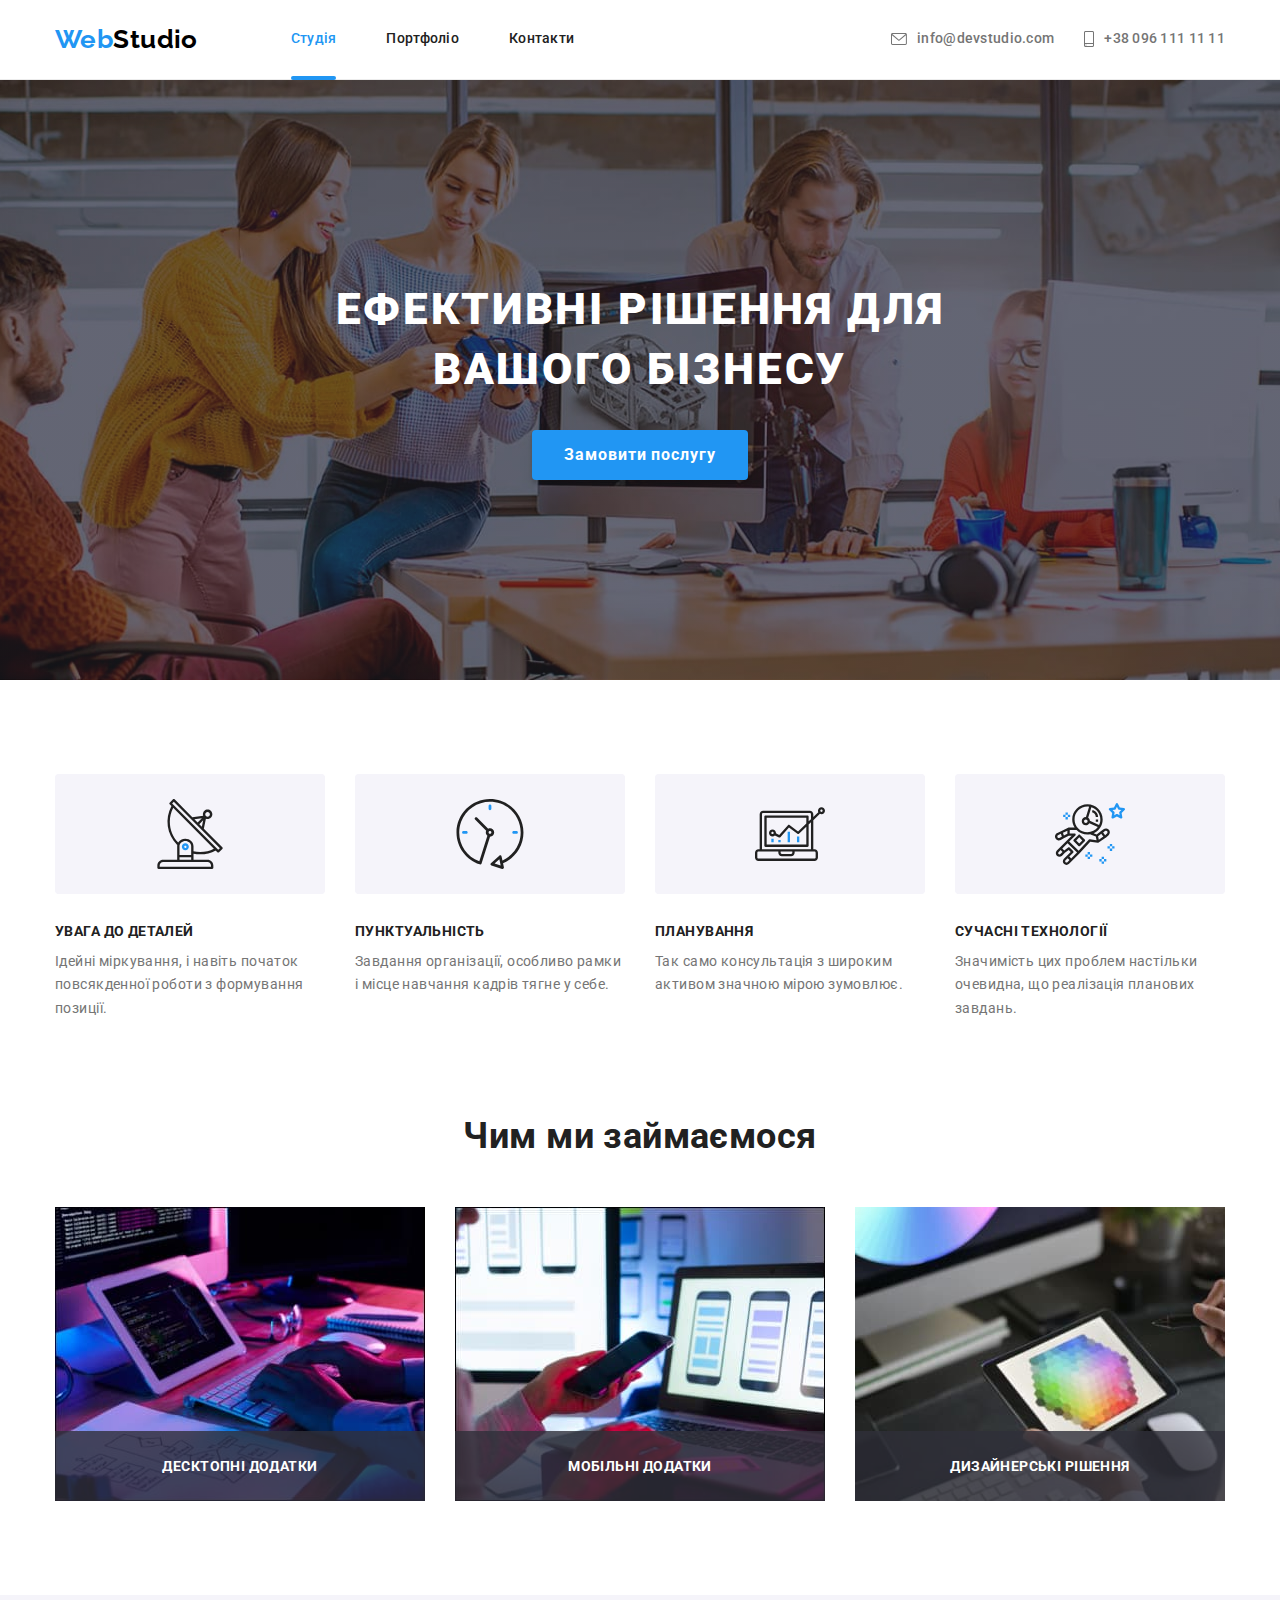
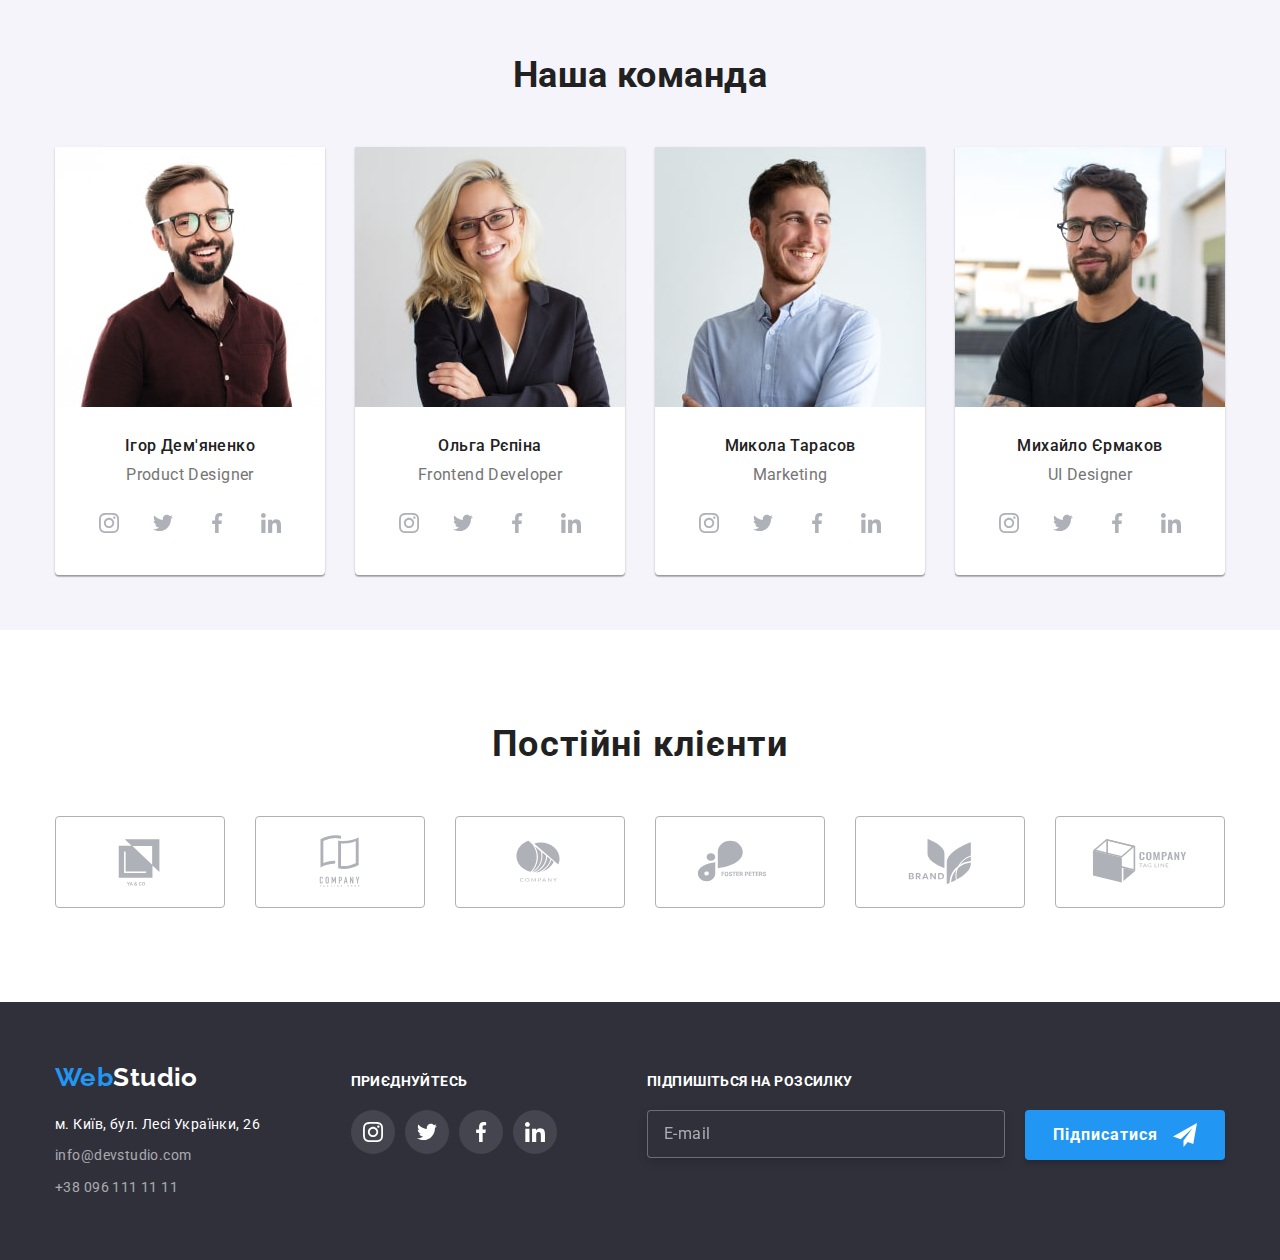
<file: index.html>
<!DOCTYPE html>
<html lang="uk">
  <head>
    <meta charset="UTF-8" />
    <meta http-equiv="X-UA-Compatible" content="IE=edge" />
    <meta name="viewport" content="width=device-width, initial-scale=1.0" />
    <title>Document</title>

    <link rel="preconnect" href="https://fonts.googleapis.com" />
    <link rel="preconnect" href="https://fonts.gstatic.com" crossorigin />
    <link
      href="https://fonts.googleapis.com/css2?family=Raleway:wght@700&family=Roboto:wght@400;500;700;900&display=swap"
      rel="stylesheet"
    />
    <link
      rel="stylesheet"
      href="https://cdnjs.cloudflare.com/ajax/libs/modern-normalize/1.1.0/modern-normalize.min.css"
    />
    <link rel="stylesheet" href="./css/main.min.css" />
  </head>
  <body>
    <header class="header">
      <div class="container header__container">
        <a href="./index.html" class="logo header__logo"
          ><span class="logo--accent">Web</span>Studio</a
        >
        <nav class="nav">
          <ul class="nav__list">
            <li class="nav__item">
              <a href="./index.html" class="nav__link nav__link--current"
                >Студія</a
              >
            </li>
            <li class="nav__item">
              <a href="./portfolio.html" class="nav__link">Портфоліо</a>
            </li>
            <li class="nav__item">
              <a href="" class="nav__link">Контакти</a>
            </li>
          </ul>
        </nav>
        <ul class="contacts">
          <li class="contacts__item">
            <a href="mailto:info@devstudio.com" class="contacts__link">
              <svg class="contacts__icon" width="16" height="12">
                <use href="./images/icons.svg#icon-envelope"></use>
              </svg>
              info@devstudio.com</a
            >
          </li>
          <li class="contacts__item">
            <a href="tel:+380961111111" class="contacts__link">
              <svg class="contacts__icon" width="10" height="16">
                <use href="./images/icons.svg#icon-smartphone"></use>
              </svg>
              +38 096 111 11 11
            </a>
          </li>
        </ul>
        <button type="button" class="header__open-btn" data-menu-open>
          <svg width="24" height="16">
            <use href="./images/icons.svg#icon-menu"></use>
          </svg>
        </button>
      </div>
      <div class="menu is-hidden" data-menu>
        <div class="menu__container">
          <button type="button" class="menu__close-btn" data-menu-close>
            <svg class="menu__close-icon" width="18.67" height="18.67">
              <use href="./images/icons.svg#icon-menu-close"></use>
            </svg>
          </button>
          <ul class="menu__nav">
            <li class="menu__nav-item">
              <a
                href="./index.html"
                class="menu__nav-link menu__nav-link--current"
                >Студія</a
              >
            </li>
            <li class="menu__nav-item">
              <a href="./portfolio.html" class="menu__nav-link">Портфоліо</a>
            </li>
            <li class="menu__nav-item">
              <a href="" class="menu__nav-link">Контакти</a>
            </li>
          </ul>
          <div>
            <ul class="menu__contacts">
              <li class="menu__contacts-item">
                <a href="tel:+380961111111" class="menu__tel-link">
                  +38 096 111 11 11
                </a>
              </li>

              <li class="menu__contacts-item">
                <a href="mailto:info@devstudio.com" class="menu__mail-link">
                  info@devstudio.com</a
                >
              </li>
            </ul>
            <ul class="menu__socials">
              <li class="menu__socials-item">
                <a href="" class="menu__socials-link">Instagram</a>
              </li>
              <li class="menu__socials-item">
                <a href="" class="menu__socials-link">Twitter</a>
              </li>
              <li class="menu__socials-item">
                <a href="" class="menu__socials-link">Facebook</a>
              </li>
              <li class="menu__socials-item">
                <a href="" class="menu__socials-link">LinkedIn</a>
              </li>
            </ul>
          </div>
        </div>
      </div>
    </header>
    <main>
      <section class="hero">
        <h1 class="hero__title">Ефективні рішення для вашого бізнесу</h1>
        <button type="button" class="btn hero__btn" data-modal-open>
          Замовити послугу
        </button>
      </section>
      <section class="section section__features">
        <div class="container">
          <h2 class="visually-hidden">Особливості</h2>
          <ul class="features__list">
            <li class="features__item">
              <div class="features__thumb">
                <svg class="features__icon" height="120">
                  <use href="./images/icons.svg#icon-Group-1"></use>
                </svg>
              </div>
              <h3 class="features__title">Увага до деталей</h3>
              <p class="features__text">
                Ідейні міркування, і навіть початок повсякденної роботи з
                формування позиції.
              </p>
            </li>
            <li class="features__item">
              <div class="features__thumb">
                <svg class="features__icon" height="120">
                  <use href="./images/icons.svg#icon-Group-2"></use>
                </svg>
              </div>
              <h3 class="features__title">Пунктуальність</h3>
              <p class="features__text">
                Завдання організації, особливо рамки і місце навчання кадрів
                тягне у себе.
              </p>
            </li>
            <li class="features__item">
              <div class="features__thumb">
                <svg class="features__icon" height="120">
                  <use href="./images/icons.svg#icon-Group-3"></use>
                </svg>
              </div>
              <h3 class="features__title">Планування</h3>
              <p class="features__text">
                Так само консультація з широким активом значною мірою зумовлює.
              </p>
            </li>
            <li class="features__item">
              <div class="features__thumb">
                <svg class="features__icon" height="120">
                  <use href="./images/icons.svg#icon-Group-4"></use>
                </svg>
              </div>
              <h3 class="features__title">Сучасні технології</h3>
              <p class="features__text">
                Значимість цих проблем настільки очевидна, що реалізація
                планових завдань.
              </p>
            </li>
          </ul>
        </div>
      </section>
      <section class="section section__activity">
        <div class="container">
          <h2 class="activity__title">Чим ми займаємося</h2>
          <ul class="activity__list">
            <li class="activity__item">
              <img
                srcset="./images/1.jpg 1x, ./images/1-2x.jpg 2x"
                src="./images/1.jpg"
                alt="box1"
                width="370"
                height="294"
              />
              <button type="button" class="activity__button">
                Десктопні додатки
              </button>
            </li>
            <li class="activity__item">
              <img
                srcset="./images/2.jpg 1x, ./images/2-2x.jpg 2x"
                src="./images/2.jpg"
                alt="box2"
                width="370"
                height="294"
              />
              <button type="button" class="activity__button">
                Мобільні додатки
              </button>
            </li>
            <li class="activity__item">
              <img
                srcset="./images/3.jpg 1x, ./images/3-2x.jpg 2x"
                src="./images/3.jpg"
                alt="box3"
                width="370"
                height="294"
              />
              <button type="button" class="activity__button">
                Дизайнерські рішення
              </button>
            </li>
          </ul>
        </div>
      </section>
      <section class="section section__team">
        <div class="container">
          <h2 class="team__title">Наша команда</h2>
          <ul class="team__list">
            <li class="team__item">
              <picture>
                <source
                  srcset="
                    ./images/member1-mob.jpg    1x,
                    ./images/member1-mob-2x.jpg 2x
                  "
                  media="(max-width: 767px)"
                />
                <source
                  srcset="
                    ./images/member1-tab.jpg    1x,
                    ./images/member1-tab-2x.jpg 2x
                  "
                  media="(max-width: 1119px)"
                />
                <source
                  srcset="
                    ./images/member1-desktop.jpg    1x,
                    ./images/member1-desktop-2x.jpg 2x
                  "
                  media="(min-width: 1200px)"
                />
                <img src="./images/member1-mob.jpg" alt="member1" width="450" />
              </picture>
              <div class="team__info">
                <h3 class="team__name">Ігор Дем'яненко</h3>
                <p class="team__position">Product Designer</p>
                <ul class="socials">
                  <li>
                    <a href="" class="socials__link">
                      <svg class="socials__icons" width="20" height="20">
                        <use href="./images/icons.svg#icon-instagram"></use>
                      </svg>
                    </a>
                  </li>
                  <li>
                    <a href="" class="socials__link">
                      <svg class="socials__icons" width="20" height="20">
                        <use href="./images/icons.svg#icon-twitter"></use>
                      </svg>
                    </a>
                  </li>
                  <li>
                    <a href="" class="socials__link">
                      <svg class="socials__icons" width="20" height="20">
                        <use href="./images/icons.svg#icon-facebook"></use>
                      </svg>
                    </a>
                  </li>
                  <li>
                    <a href="" class="socials__link">
                      <svg class="socials__icons" width="20" height="20">
                        <use href="./images/icons.svg#icon-linkedin"></use>
                      </svg>
                    </a>
                  </li>
                </ul>
              </div>
            </li>
            <li class="team__item">
              <picture>
                <source
                  srcset="
                    ./images/member2-mob.jpg    1x,
                    ./images/member2-mob-2x.jpg 2x
                  "
                  media="(max-width: 767px)"
                />
                <source
                  srcset="
                    ./images/member2-tab.jpg    1x,
                    ./images/member2-tab-2x.jpg 2x
                  "
                  media="(max-width: 1119px)"
                />
                <source
                  srcset="
                    ./images/member2-desktop.jpg    1x,
                    ./images/member2-desktop-2x.jpg 2x
                  "
                  media="(min-width: 1200px)"
                />
                <img src="./images/member2-mob.jpg" alt="member2" width="450" />
              </picture>
              <div class="team__info">
                <h3 class="team__name">Ольга Рєпіна</h3>
                <p class="team__position">Frontend Developer</p>
                <ul class="socials">
                  <li>
                    <a href="" class="socials__link">
                      <svg class="socials__icons" width="20" height="20">
                        <use href="./images/icons.svg#icon-instagram"></use>
                      </svg>
                    </a>
                  </li>
                  <li>
                    <a href="" class="socials__link">
                      <svg class="socials__icons" width="20" height="20">
                        <use href="./images/icons.svg#icon-twitter"></use>
                      </svg>
                    </a>
                  </li>
                  <li>
                    <a href="" class="socials__link">
                      <svg class="socials__icons" width="20" height="20">
                        <use href="./images/icons.svg#icon-facebook"></use>
                      </svg>
                    </a>
                  </li>
                  <li>
                    <a href="" class="socials__link">
                      <svg class="socials__icons" width="20" height="20">
                        <use href="./images/icons.svg#icon-linkedin"></use>
                      </svg>
                    </a>
                  </li>
                </ul>
              </div>
            </li>
            <li class="team__item">
              <picture>
                <source
                  srcset="
                    ./images/member3-mob.jpg    1x,
                    ./images/member3-mob-2x.jpg 2x
                  "
                  media="(max-width: 767px)"
                />
                <source
                  srcset="
                    ./images/member3-tab.jpg    1x,
                    ./images/member3-tab-2x.jpg 2x
                  "
                  media="(max-width: 1119px)"
                />
                <source
                  srcset="
                    ./images/member3-desktop.jpg    1x,
                    ./images/member3-desktop-2x.jpg 2x
                  "
                  media="(min-width: 1200px)"
                />
                <img src="./images/member3-mob.jpg" alt="member3" width="450" />
              </picture>
              <div class="team__info">
                <h3 class="team__name">Микола Тарасов</h3>
                <p class="team__position">Marketing</p>
                <ul class="socials">
                  <li>
                    <a href="" class="socials__link">
                      <svg class="socials__icons" width="20" height="20">
                        <use href="./images/icons.svg#icon-instagram"></use>
                      </svg>
                    </a>
                  </li>
                  <li>
                    <a href="" class="socials__link">
                      <svg class="socials__icons" width="20" height="20">
                        <use href="./images/icons.svg#icon-twitter"></use>
                      </svg>
                    </a>
                  </li>
                  <li>
                    <a href="" class="socials__link">
                      <svg class="socials__icons" width="20" height="20">
                        <use href="./images/icons.svg#icon-facebook"></use>
                      </svg>
                    </a>
                  </li>
                  <li>
                    <a href="" class="socials__link">
                      <svg class="socials__icons" width="20" height="20">
                        <use href="./images/icons.svg#icon-linkedin"></use>
                      </svg>
                    </a>
                  </li>
                </ul>
              </div>
            </li>
            <li class="team__item">
              <picture>
                <source
                  srcset="
                    ./images/member4-mob.jpg    1x,
                    ./images/member4-mob-2x.jpg 2x
                  "
                  media="(max-width: 767px)"
                />
                <source
                  srcset="
                    ./images/member4-tab.jpg    1x,
                    ./images/member4-tab-2x.jpg 2x
                  "
                  media="(max-width: 1119px)"
                />
                <source
                  srcset="
                    ./images/member4-desktop.jpg    1x,
                    ./images/member4-desktop-2x.jpg 2x
                  "
                  media="(min-width: 1200px)"
                />
                <img src="./images/member4-mob.jpg" alt="member4" width="450" />
              </picture>
              <div class="team__info">
                <h3 class="team__name">Михайло Єрмаков</h3>
                <p class="team__position">UI Designer</p>
                <ul class="socials">
                  <li>
                    <a href="" class="socials__link">
                      <svg class="socials__icons" width="20" height="20">
                        <use href="./images/icons.svg#icon-instagram"></use>
                      </svg>
                    </a>
                  </li>
                  <li>
                    <a href="" class="socials__link">
                      <svg class="socials__icons" width="20" height="20">
                        <use href="./images/icons.svg#icon-twitter"></use>
                      </svg>
                    </a>
                  </li>
                  <li>
                    <a href="" class="socials__link">
                      <svg class="socials__icons" width="20" height="20">
                        <use href="./images/icons.svg#icon-facebook"></use>
                      </svg>
                    </a>
                  </li>

                  <li>
                    <a href="" class="socials__link">
                      <svg class="socials__icons" width="20" height="20">
                        <use href="./images/icons.svg#icon-linkedin"></use>
                      </svg>
                    </a>
                  </li>
                </ul>
              </div>
            </li>
          </ul>
        </div>
      </section>
      <section class="section section__clients">
        <div class="container">
          <h2 class="clients__title">Постійні клієнти</h2>
          <ul class="clients__list">
            <li class="clients__item">
              <a
                href=""
                target="_blank"
                rel="noopener noreferrer"
                class="clients__link"
              >
                <svg class="clients__icon" width="106" height="60">
                  <use href="./images/icons.svg#icon-Logo-1"></use>
                </svg>
              </a>
            </li>
            <li class="clients__item">
              <a
                href=""
                target="_blank"
                rel="noopener noreferrer"
                class="clients__link"
              >
                <svg class="clients__icon" width="106" height="60">
                  <use href="./images/icons.svg#icon-Logo-2"></use>
                </svg>
              </a>
            </li>
            <li class="clients__item">
              <a
                href=""
                target="_blank"
                rel="noopener noreferrer"
                class="clients__link"
              >
                <svg class="clients__icon" width="106" height="60">
                  <use href="./images/icons.svg#icon-Logo-3"></use>
                </svg>
              </a>
            </li>
            <li class="clients__item">
              <a
                href=""
                target="_blank"
                rel="noopener noreferrer"
                class="clients__link"
              >
                <svg class="clients__icon" width="106" height="60">
                  <use href="./images/icons.svg#icon-Logo-4"></use>
                </svg>
              </a>
            </li>
            <li class="clients__item">
              <a
                href=""
                target="_blank"
                rel="noopener noreferrer"
                class="clients__link"
              >
                <svg class="clients__icon" width="106" height="60">
                  <use href="./images/icons.svg#icon-Logo-5"></use>
                </svg>
              </a>
            </li>
            <li class="clients__item">
              <a
                href=""
                target="_blank"
                rel="noopener noreferrer"
                class="clients__link"
              >
                <svg class="clients__icon" width="106" height="60">
                  <use href="./images/icons.svg#icon-Logo-6"></use>
                </svg>
              </a>
            </li>
          </ul>
        </div>
      </section>
    </main>
    <footer class="footer">
      <div class="container footer__container">
        <div class="footer__nav">
          <a href="./index.html" class="logo footer__logo"
            ><span class="logo--accent">Web</span>Studio</a
          >
          <address class="address">
            <ul class="address__list">
              <li class="address__item">
                <a
                  href="https://goo.gl/maps/iiZ4q8Yc7zTfPGvo6"
                  target="_blank"
                  rel="noopener noreferrer"
                  class="address__link"
                  >м. Київ, бул. Лесі Українки, 26</a
                >
              </li>
              <li class="address__item">
                <a href="mailto:info@devstudio.com" class="address__contacts"
                  >info@devstudio.com</a
                >
              </li>
              <li class="address__item">
                <a href="tel:+380961111111" class="address__contacts"
                  >+38 096 111 11 11</a
                >
              </li>
            </ul>
          </address>
        </div>
        <div class="join-in">
          <h2 class="footer__title">приєднуйтесь</h2>
          <ul class="socials">
            <li>
              <a href="" class="socials__link socials__link--dark">
                <svg
                  class="socials__icons socials__icons--white"
                  width="20"
                  height="20"
                >
                  <use href="./images/icons.svg#icon-instagram"></use>
                </svg>
              </a>
            </li>
            <li>
              <a href="" class="socials__link socials__link--dark">
                <svg
                  class="socials__icons socials__icons--white"
                  width="20"
                  height="20"
                >
                  <use href="./images/icons.svg#icon-twitter"></use>
                </svg>
              </a>
            </li>
            <li>
              <a href="" class="socials__link socials__link--dark">
                <svg
                  class="socials__icons socials__icons--white"
                  width="20"
                  height="20"
                >
                  <use href="./images/icons.svg#icon-facebook"></use>
                </svg>
              </a>
            </li>
            <li>
              <a href="" class="socials__link socials__link--dark">
                <svg
                  class="socials__icons socials__icons--white"
                  width="20"
                  height="20"
                >
                  <use href="./images/icons.svg#icon-linkedin"></use>
                </svg>
              </a>
            </li>
          </ul>
        </div>
        <div class="form__thumb">
          <span class="footer__title"> Підпишіться на розсилку </span>
          <form class="form">
            <label class="form__label">
              <input
                type="email"
                name="user-email"
                placeholder="E-mail"
                class="form__input"
              />
            </label>
            <button type="submit" class="btn form__btn">
              Підписатися
              <svg width="24" height="24" class="form__icon">
                <use href="./images/icons.svg#icon-send"></use>
              </svg>
            </button>
          </form>
        </div>
      </div>
    </footer>
    <div class="backdrop is-hidden" data-modal>
      <div class="modal">
        <button type="button" class="modal__close-btn" data-modal-close>
          <svg class="modal__close-icon" width="18" height="18">
            <use href="./images/icons.svg#icon-close"></use>
          </svg>
        </button>
        <h2 class="modal__title">Залиште свої дані, ми вам передзвонимо</h2>
        <form name="cotacts-form" class="modal__form">
          <div class="modal__thumb">
            <label for="username" class="modal__label">Ім'я</label>
            <input
              type="text"
              name="username"
              id="username"
              class="modal__input"
            />
            <svg class="modal__icon" width="18" height="18">
              <use href="./images/icons.svg#icon-person"></use>
            </svg>
          </div>
          <div class="modal__thumb">
            <label for="user-tel" class="modal__label">Телефон</label>
            <input
              type="tel"
              name="user-tel"
              id="user-tel"
              class="modal__input"
            />
            <svg class="modal__icon" width="18" height="18">
              <use href="./images/icons.svg#icon-phone"></use>
            </svg>
          </div>

          <div class="modal__thumb">
            <label for="user-email" class="modal__label">Пошта</label>
            <input
              type="email"
              name="user-email"
              id="user-email"
              class="modal__input"
            />
            <svg class="modal__icon" width="18" height="18">
              <use href="./images/icons.svg#icon-email"></use>
            </svg>
          </div>
          <div class="modal__comment">
            <label class="modal__label"> Коментар</label>
            <textarea
              name="comment"
              rows="10"
              class="modal__input modal__input--big"
              placeholder="Введіть текст"
            ></textarea>
          </div>
          <div class="modal__checkbox">
            <label class="checkbox__label">
              <input
                type="checkbox"
                name="checkbox"
                class="visually-hidden checkbox"
              />
              <span class="modal-checkbox__thumb">
                <span class="checkbox__icon">
                  <svg width="16" height="15">
                    <use href="./images/icons.svg#icon-check"></use>
                  </svg>
                </span>
                <span class="checkbox__text">
                  Погоджуюся з розсилкою та приймаю
                  <a
                    href=""
                    target="_blank"
                    rel="noreferrer noopener"
                    class="checkbox__link"
                  >
                    Умови договору</a
                  >
                </span>
              </span>
            </label>
          </div>
          <span class="modal-btn__thumb">
            <button type="submit" class="btn modal__btn">Відправити</button>
          </span>
        </form>
      </div>
    </div>
    <script src="./js/modal.js"></script>
    <script src="./js/menu.js"></script>
  </body>
</html>
</file>
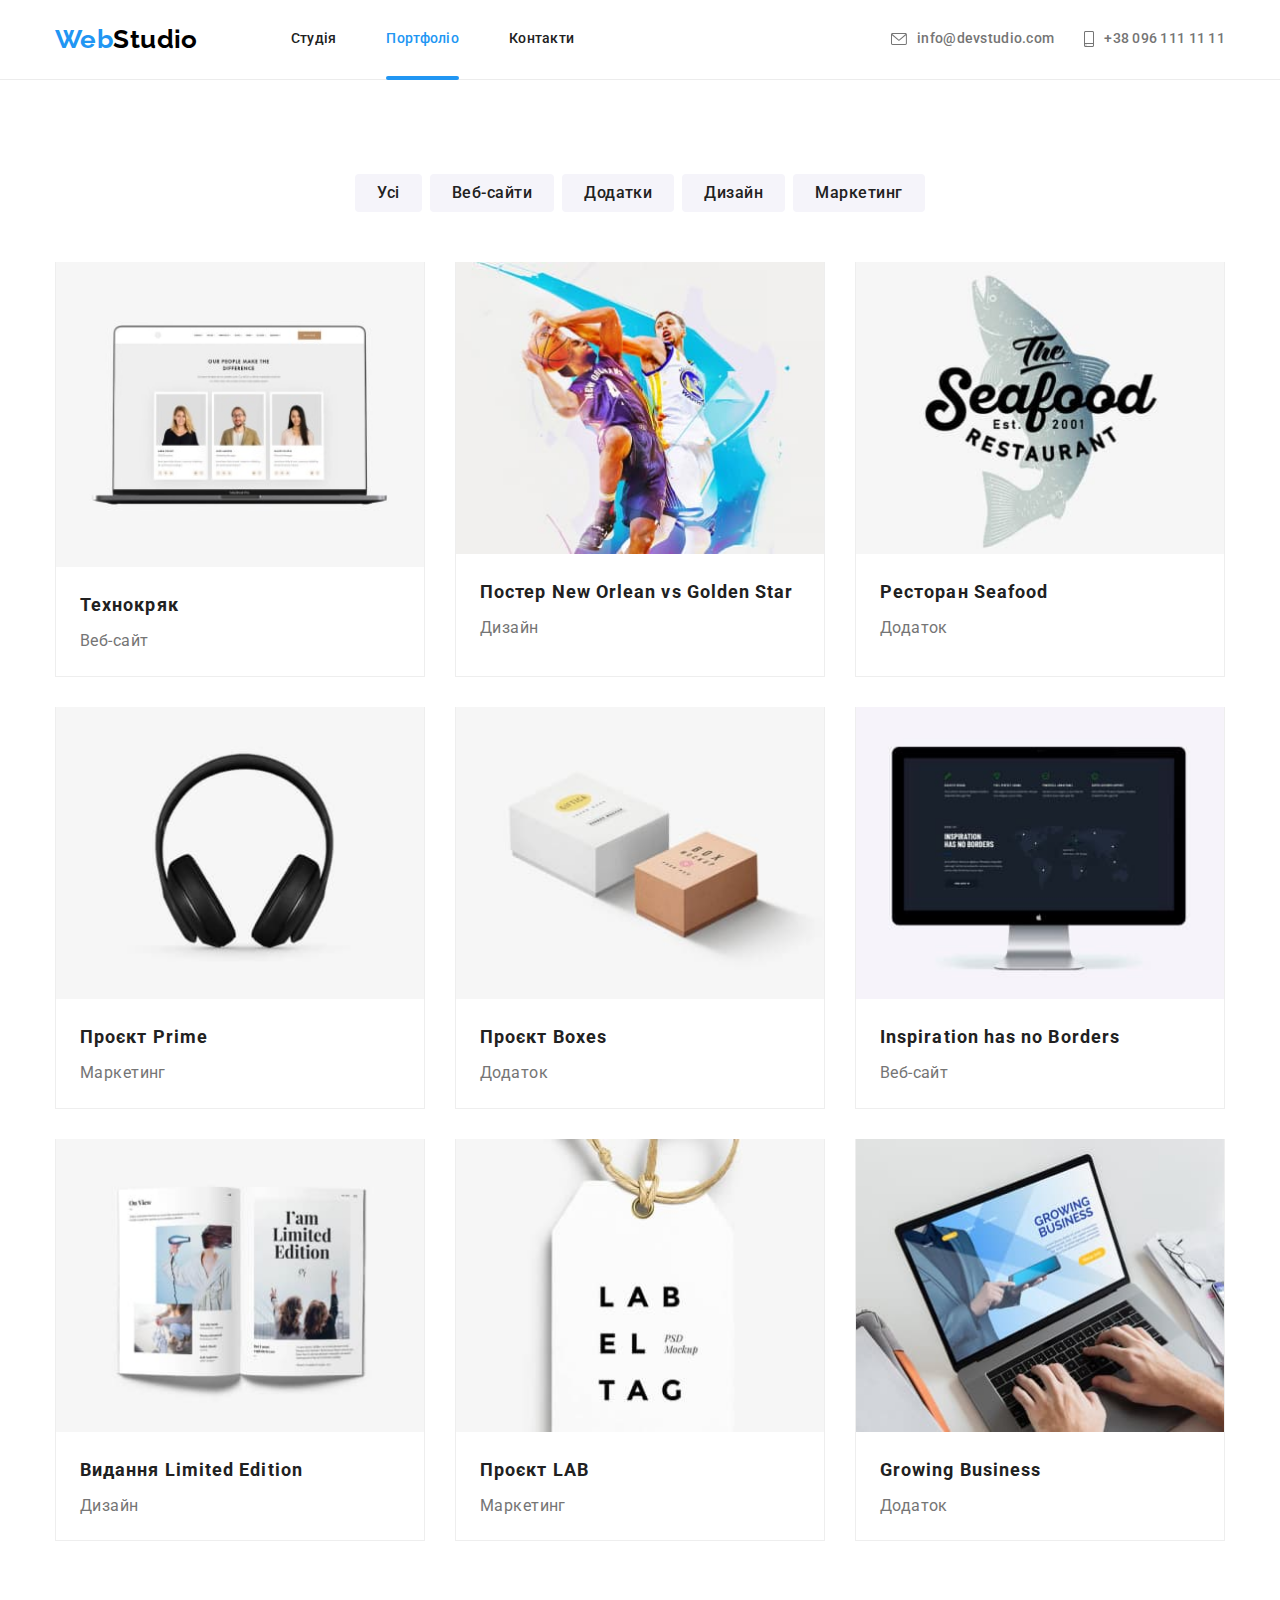
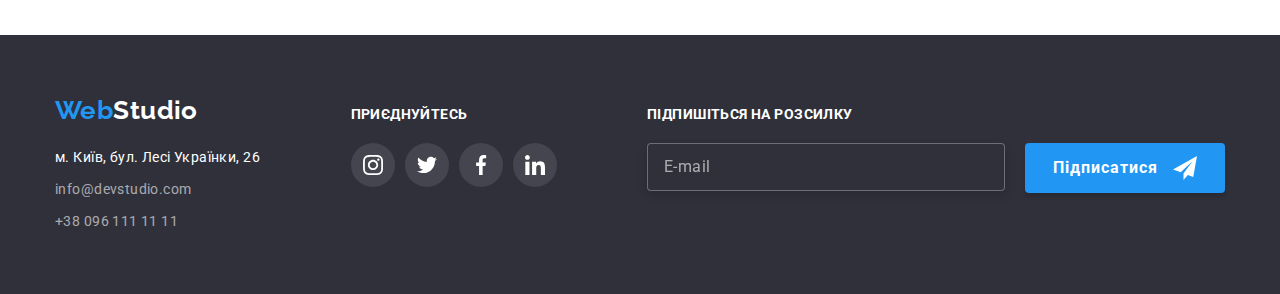
<file: portfolio.html>
<!DOCTYPE html>
<html lang="uk">
  <head>
    <meta charset="UTF-8" />
    <meta http-equiv="X-UA-Compatible" content="IE=edge" />
    <meta name="viewport" content="width=device-width, initial-scale=1.0" />
    <title>Document</title>

    <link rel="preconnect" href="https://fonts.googleapis.com" />
    <link rel="preconnect" href="https://fonts.gstatic.com" crossorigin />
    <link
      href="https://fonts.googleapis.com/css2?family=Raleway:wght@700&family=Roboto:wght@400;500;700;900&display=swap"
      rel="stylesheet"
    />
    <link
      rel="stylesheet"
      href="https://cdnjs.cloudflare.com/ajax/libs/modern-normalize/1.1.0/modern-normalize.min.css"
    />
    <link rel="stylesheet" href="./css/main.min.css" />
  </head>
  <body>
    <header class="header">
      <div class="container header__container">
        <a href="./index.html" class="logo header__logo"
          ><span class="logo--accent">Web</span>Studio</a
        >
        <nav class="nav">
          <ul class="nav__list">
            <li class="nav__item">
              <a href="./index.html" class="nav__link">Студія</a>
            </li>
            <li class="nav__item">
              <a href="./portfolio.html" class="nav__link nav__link--current"
                >Портфоліо</a
              >
            </li>
            <li class="nav__item">
              <a href="" class="nav__link">Контакти</a>
            </li>
          </ul>
        </nav>
        <ul class="contacts">
          <li class="contacts__item">
            <a href="mailto:info@devstudio.com" class="contacts__link">
              <svg class="contacts__icon" width="16" height="12">
                <use href="./images/icons.svg#icon-envelope"></use>
              </svg>
              info@devstudio.com</a
            >
          </li>
          <li class="contacts__item">
            <a href="tel:+380961111111" class="contacts__link">
              <svg class="contacts__icon" width="10" height="16">
                <use href="./images/icons.svg#icon-smartphone"></use>
              </svg>
              +38 096 111 11 11
            </a>
          </li>
        </ul>
        <button type="button" class="header__open-btn" data-menu-open>
          <svg width="24" height="16">
            <use href="./images/icons.svg#icon-menu"></use>
          </svg>
        </button>
      </div>
      <div class="menu is-hidden" data-menu>
        <div class="menu__container">
          <button type="button" class="menu__close-btn" data-menu-close>
            <svg class="menu__close-icon" width="18.67" height="18.67">
              <use href="./images/icons.svg#icon-menu-close"></use>
            </svg>
          </button>
          <ul class="menu__nav">
            <li class="menu__nav-item">
              <a href="./index.html" class="menu__nav-link">Студія</a>
            </li>
            <li class="menu__nav-item">
              <a
                href="./portfolio.html"
                class="menu__nav-link menu__nav-link--current"
                >Портфоліо</a
              >
            </li>
            <li class="menu__nav-item">
              <a href="" class="menu__nav-link">Контакти</a>
            </li>
          </ul>
          <div>
            <ul class="menu__contacts">
              <li class="menu__contacts-item">
                <a href="tel:+380961111111" class="menu__tel-link">
                  +38 096 111 11 11
                </a>
              </li>

              <li class="menu__contacts-item">
                <a href="mailto:info@devstudio.com" class="menu__mail-link">
                  info@devstudio.com</a
                >
              </li>
            </ul>
            <ul class="menu__socials">
              <li class="menu__socials-item">
                <a href="" class="menu__socials-link">Instagram</a>
              </li>
              <li class="menu__socials-item">
                <a href="" class="menu__socials-link">Twitter</a>
              </li>
              <li class="menu__socials-item">
                <a href="" class="menu__socials-link">Facebook</a>
              </li>
              <li class="menu__socials-item">
                <a href="" class="menu__socials-link">LinkedIn</a>
              </li>
            </ul>
          </div>
        </div>
      </div>
    </header>
    <main>
      <section class="portfolio">
        <div class="container">
          <h1 class="visually-hidden">Портфоліо</h1>
          <ul class="filters">
            <li class="filters__item">
              <button type="button" class="filters__btn">Усі</button>
            </li>
            <li class="filters__item">
              <button type="button" class="filters__btn">Веб-сайти</button>
            </li>
            <li class="filters__item">
              <button type="button" class="filters__btn">Додатки</button>
            </li>
            <li class="filters__item">
              <button type="button" class="filters__btn">Дизайн</button>
            </li>
            <li class="filters__item">
              <button type="button" class="filters__btn">Маркетинг</button>
            </li>
          </ul>
          <ul class="gallery">
            <li class="gallery__item">
              <a
                href=""
                target="_blank"
                rel="noopener noreferrent"
                class="gallery__link"
              >
                <div class="gallery__thumb">
                  <picture>
                    <source
                      srcset="
                        ./images/portfolio/portfolio1-mob.jpg    1x,
                        ./images/portfolio/portfolio1-mob-2x.jpg 2x
                      "
                      media="(max-width: 767px)"
                    />
                    <source
                      srcset="
                        ./images/portfolio/portfolio1-tab.jpg    1x,
                        ./images/portfolio/portfolio1-tab-2x.jpg 2x
                      "
                      media="(min-width: 768px)"
                    />
                    <source
                      srcset="
                        ./images/portfolio/portfolio1-desktop.jpg    1x,
                        ./images/portfolio/portfolio1-desktop-2x.jpg 2x
                      "
                      media="(min-width: 1200px)"
                    />
                    <img
                      srcset="
                        ./images/portfolio/portfolio1-mob.jpg    1x,
                        ./images/portfolio/portfolio1-mob-2x.jpg 2x
                      "
                      src="./images/portfolio/portfolio1-mob.jpg"
                      alt="project1"
                      width="450"
                    />
                  </picture>
                  <p class="gallery__overlay">
                    Ресурс пропонує комплексні пропозиції з різним рівнем
                    функціоналу та сервісів. Все це дозволить відвідувачу
                    отримати вичерпні відомості про компанію чи приватну особу.
                  </p>
                </div>
                <div class="gallery__info">
                  <h2 class="gallery__title">Технокряк</h2>
                  <p class="gallery__text">Веб-сайт</p>
                </div>
              </a>
            </li>
            <li class="gallery__item">
              <a
                class="gallery__link"
                href=""
                target="_blank"
                rel="noopener noreferrent"
              >
                <div class="gallery__thumb">
                  <picture>
                    <source
                      srcset="
                        ./images/portfolio/portfolio2-mob.jpg    1x,
                        ./images/portfolio/portfolio2-mob-2x.jpg 2x
                      "
                      media="(max-width: 767px)"
                    />
                    <source
                      srcset="
                        ./images/portfolio/portfolio2-tab.jpg    1x,
                        ./images/portfolio/portfolio2-tab-2x.jpg 2x
                      "
                      media="(max-width: 1119px)"
                    />
                    <source
                      srcset="
                        ./images/portfolio/portfolio2-desktop.jpg    1x,
                        ./images/portfolio/portfolio2-desktop-2x.jpg 2x
                      "
                      media="(min-width: 1200px)"
                    />
                    <img
                      srcset="
                        ./images/portfolio/portfolio2-mob.jpg    1x,
                        ./images/portfolio/portfolio2-mob-2x.jpg 2x
                      "
                      src="./images/portfolio/portfolio2-mob.jpg"
                      alt="project2"
                      width="450"
                    />
                  </picture>
                  <p class="gallery__overlay"></p>
                </div>
                <div class="gallery__info">
                  <h2 class="gallery__title">
                    Постер New Orlean vs Golden Star
                  </h2>
                  <p class="gallery__text">Дизайн</p>
                </div>
              </a>
            </li>
            <li class="gallery__item">
              <a
                class="gallery__link"
                href=""
                target="_blank"
                rel="noopener noreferrent"
              >
                <div class="gallery__thumb">
                  <picture>
                    <source
                      srcset="
                        ./images/portfolio/portfolio3-mob.jpg    1x,
                        ./images/portfolio/portfolio3-mob-2x.jpg 2x
                      "
                      media="(max-width: 767px)"
                    />
                    <source
                      srcset="
                        ./images/portfolio/portfolio3-tab.jpg    1x,
                        ./images/portfolio/portfolio3-tab-2x.jpg 2x
                      "
                      media="(max-width: 1119px)"
                    />
                    <source
                      srcset="
                        ./images/portfolio/portfolio3-desktop.jpg    1x,
                        ./images/portfolio/portfolio3-desktop-2x.jpg 2x
                      "
                      media="(min-width: 1200px)"
                    />
                    <img
                      srcset="
                        ./images/portfolio/portfolio3-mob.jpg    1x,
                        ./images/portfolio/portfolio3-mob-2x.jpg 2x
                      "
                      src="./images/portfolio/portfolio3-mob.jpg"
                      alt="project3"
                      width="450"
                    />
                  </picture>
                  <p class="gallery__overlay"></p>
                </div>
                <div class="gallery__info">
                  <h2 class="gallery__title">Ресторан Seafood</h2>
                  <p class="gallery__text">Додаток</p>
                </div>
              </a>
            </li>
            <li class="gallery__item">
              <a
                class="gallery__link"
                href=""
                target="_blank"
                rel="noopener noreferrent"
              >
                <div class="gallery__thumb">
                  <picture>
                    <source
                      srcset="
                        ./images/portfolio/portfolio4-mob.jpg    1x,
                        ./images/portfolio/portfolio4-mob-2x.jpg 2x
                      "
                      media="(max-width: 767px)"
                    />
                    <source
                      srcset="
                        ./images/portfolio/portfolio4-tab.jpg    1x,
                        ./images/portfolio/portfolio4-tab-2x.jpg 2x
                      "
                      media="(max-width: 1119px)"
                    />
                    <source
                      srcset="
                        ./images/portfolio/portfolio4-desktop.jpg    1x,
                        ./images/portfolio/portfolio4-desktop-2x.jpg 2x
                      "
                      media="(min-width: 1200px)"
                    />
                    <img
                      srcset="
                        ./images/portfolio/portfolio4-mob.jpg    1x,
                        ./images/portfolio/portfolio4-mob-2x.jpg 2x
                      "
                      src="./images/portfolio/portfolio4-mob.jpg"
                      alt="project4"
                      width="450"
                    />
                  </picture>
                  <p class="gallery__overlay"></p>
                </div>
                <div class="gallery__info">
                  <h2 class="gallery__title">Проєкт Prime</h2>
                  <p class="gallery__text">Маркетинг</p>
                </div>
              </a>
            </li>
            <li class="gallery__item">
              <a
                class="gallery__link"
                href=""
                target="_blank"
                rel="noopener noreferrent"
              >
                <div class="gallery__thumb">
                  <picture>
                    <source
                      srcset="
                        ./images/portfolio/portfolio5-mob.jpg    1x,
                        ./images/portfolio/portfolio5-mob-2x.jpg 2x
                      "
                      media="(max-width: 767px)"
                    />
                    <source
                      srcset="
                        ./images/portfolio/portfolio5-tab.jpg    1x,
                        ./images/portfolio/portfolio5-tab-2x.jpg 2x
                      "
                      media="(max-width: 1119px)"
                    />
                    <source
                      srcset="
                        ./images/portfolio/portfolio5-desktop.jpg    1x,
                        ./images/portfolio/portfolio5-desktop-2x.jpg 2x
                      "
                      media="(min-width: 1200px)"
                    />
                    <img
                      srcset="
                        ./images/portfolio/portfolio5-mob.jpg    1x,
                        ./images/portfolio/portfolio5-mob-2x.jpg 2x
                      "
                      src="../images/portfolio/portfolio5-mob.jpg"
                      alt="project5"
                      width="450"
                    />
                  </picture>

                  <p class="gallery__overlay"></p>
                </div>
                <div class="gallery__info">
                  <h2 class="gallery__title">Проєкт Boxes</h2>
                  <p class="gallery__text">Додаток</p>
                </div>
              </a>
            </li>
            <li class="gallery__item">
              <a
                class="gallery__link"
                href=""
                target="_blank"
                rel="noopener noreferrent"
              >
                <div class="gallery__thumb">
                  <picture>
                    <source
                      srcset="
                        ./images/portfolio/portfolio6-mob.jpg    1x,
                        ./images/portfolio/portfolio6-mob-2x.jpg 2x
                      "
                      media="(max-width: 767px)"
                    />
                    <source
                      srcset="
                        ./images/portfolio/portfolio6-tab.jpg    1x,
                        ./images/portfolio/portfolio6-tab-2x.jpg 2x
                      "
                      media="(max-width: 1119px)"
                    />
                    <source
                      srcset="
                        ./images/portfolio/portfolio6-desktop.jpg    1x,
                        ./images/portfolio/portfolio6-desktop-2x.jpg 2x
                      "
                      media="(min-width: 1200px)"
                    />
                    <img
                      srcset="
                        ./images/portfolio/portfolio6-mob.jpg    1x,
                        ./images/portfolio/portfolio6-mob-2x.jpg 2x
                      "
                      src="./images/portfolio/portfolio6-mob.jpg"
                      alt="project6"
                      width="450"
                    />
                  </picture>

                  <p class="gallery__overlay"></p>
                </div>
                <div class="gallery__info">
                  <h2 class="gallery__title">Inspiration has no Borders</h2>
                  <p class="gallery__text">Веб-сайт</p>
                </div>
              </a>
            </li>
            <li class="gallery__item">
              <a
                class="gallery__link"
                href=""
                target="_blank"
                rel="noopener noreferrent"
              >
                <div class="gallery__thumb">
                  <picture>
                    <source
                      srcset="
                        ./images/portfolio/portfolio7-mob.jpg    1x,
                        ./images/portfolio/portfolio7-mob-2x.jpg 2x
                      "
                      media="(max-width: 767px)"
                    />
                    <source
                      srcset="
                        ./images/portfolio/portfolio7-tab.jpg    1x,
                        ./images/portfolio/portfolio7-tab-2x.jpg 2x
                      "
                      media="(max-width: 1119px)"
                    />
                    <source
                      srcset="
                        ./images/portfolio/portfolio7-desktop.jpg    1x,
                        ./images/portfolio/portfolio7-desktop-2x.jpg 2x
                      "
                      media="(min-width: 1200px)"
                    />
                    <img
                      srcset="
                        ./images/portfolio/portfolio7-mob.jpg    1x,
                        ./images/portfolio/portfolio7-mob-2x.jpg 2x
                      "
                      src="./images/portfolio/portfolio7-mob.jpg"
                      alt="project7"
                      width="450"
                    />
                  </picture>
                  <p class="gallery__overlay"></p>
                </div>
                <div class="gallery__info">
                  <h2 class="gallery__title">Видання Limited Edition</h2>
                  <p class="gallery__text">Дизайн</p>
                </div>
              </a>
            </li>
            <li class="gallery__item">
              <a
                href=""
                target="_blank"
                rel="noopener noreferrent"
                class="gallery__link"
                i
              >
                <div class="gallery__thumb">
                  <picture>
                    <source
                      srcset="
                        ./images/portfolio/portfolio8-mob.jpg    1x,
                        ./images/portfolio/portfolio8-mob-2x.jpg 2x
                      "
                      media="(max-width: 767px)"
                    />
                    <source
                      srcset="
                        ./images/portfolio/portfolio8-tab.jpg    1x,
                        ./images/portfolio/portfolio8-tab-2x.jpg 2x
                      "
                      media="(max-width: 1119px)"
                    />
                    <source
                      srcset="
                        ./images/portfolio/portfolio8-desktop.jpg    1x,
                        ./images/portfolio/portfolio8-desktop-2x.jpg 2x
                      "
                      media="(min-width: 1200px)"
                    />
                    <img
                      srcset="
                        ./images/portfolio/portfolio8-mob.jpg    1x,
                        ./images/portfolio/portfolio8-mob-2x.jpg 2x
                      "
                      src="./images/portfolio/portfolio8-mob.jpg"
                      alt="project8"
                      width="450"
                    />
                  </picture>
                  <p class="gallery__overlay"></p>
                </div>
                <div class="gallery__info">
                  <h2 class="gallery__title">Проєкт LAB</h2>
                  <p class="gallery__text">Маркетинг</p>
                </div>
              </a>
            </li>
            <li class="gallery__item">
              <a
                class="gallery__link"
                href=""
                target="_blank"
                rel="noopener noreferrent"
              >
                <div class="gallery__thumb">
                  <picture>
                    <source
                      srcset="
                        ./images/portfolio/portfolio9-mob.jpg    1x,
                        ./images/portfolio/portfolio9-mob-2x.jpg 2x
                      "
                      media="(max-width: 767px)"
                    />
                    <source
                      srcset="
                        ./images/portfolio/portfolio9-tab.jpg    1x,
                        ./images/portfolio/portfolio9-tab-2x.jpg 2x
                      "
                      media="(max-width: 1119px)"
                    />
                    <source
                      srcset="
                        ./images/portfolio/portfolio9-desktop.jpg    1x,
                        ./images/portfolio/portfolio9-desktop-2x.jpg 2x
                      "
                      media="(min-width: 1200px)"
                    />
                    <img
                      srcset="
                        ./images/portfolio/portfolio9-mob.jpg    1x,
                        ./images/portfolio/portfolio9-mob-2x.jpg 2x
                      "
                      src="./images/portfolio/portfolio9-mob.jpg"
                      alt="project9"
                      width="450"
                    />
                  </picture>
                  <p class="gallery__overlay"></p>
                </div>
                <div class="gallery__info">
                  <h2 class="gallery__title">Growing Business</h2>
                  <p class="gallery__text">Додаток</p>
                </div>
              </a>
            </li>
          </ul>
        </div>
      </section>
    </main>
    <footer class="footer">
      <div class="container footer__container">
        <div class="footer__nav">
          <a href="./index.html" class="logo footer__logo"
            ><span class="logo--accent">Web</span>Studio</a
          >
          <address class="address">
            <ul class="address__list">
              <li class="address__item">
                <a
                  href="https://goo.gl/maps/iiZ4q8Yc7zTfPGvo6"
                  target="_blank"
                  rel="noopener noreferrer"
                  class="address__link"
                  >м. Київ, бул. Лесі Українки, 26</a
                >
              </li>
              <li class="address__item">
                <a href="mailto:info@devstudio.com" class="address__contacts"
                  >info@devstudio.com</a
                >
              </li>
              <li class="address__item">
                <a href="tel:+380961111111" class="address__contacts"
                  >+38 096 111 11 11</a
                >
              </li>
            </ul>
          </address>
        </div>
        <div class="join-in">
          <h2 class="footer__title">приєднуйтесь</h2>
          <ul class="socials">
            <li>
              <a href="" class="socials__link socials__link--dark">
                <svg
                  class="socials__icons socials__icons--white"
                  width="20"
                  height="20"
                >
                  <use href="./images/icons.svg#icon-instagram"></use>
                </svg>
              </a>
            </li>
            <li>
              <a href="" class="socials__link socials__link--dark">
                <svg
                  class="socials__icons socials__icons--white"
                  width="20"
                  height="20"
                >
                  <use href="./images/icons.svg#icon-twitter"></use>
                </svg>
              </a>
            </li>
            <li>
              <a href="" class="socials__link socials__link--dark">
                <svg
                  class="socials__icons socials__icons--white"
                  width="20"
                  height="20"
                >
                  <use href="./images/icons.svg#icon-facebook"></use>
                </svg>
              </a>
            </li>
            <li>
              <a href="" class="socials__link socials__link--dark">
                <svg
                  class="socials__icons socials__icons--white"
                  width="20"
                  height="20"
                >
                  <use href="./images/icons.svg#icon-linkedin"></use>
                </svg>
              </a>
            </li>
          </ul>
        </div>
        <div class="form__thumb">
          <span class="footer__title"> Підпишіться на розсилку </span>
          <form class="form">
            <label class="form__label">
              <input
                type="email"
                name="user-email"
                placeholder="E-mail"
                class="form__input"
              />
            </label>
            <button type="submit" class="btn form__btn">
              Підписатися
              <svg width="24" height="24" class="form__icon">
                <use href="./images/icons.svg#icon-send"></use>
              </svg>
            </button>
          </form>
        </div>
      </div>
    </footer>
    <script src="./js/menu.js"></script>
  </body>
</html>
</file>
<file: css/main.min.css>
:root{--primary-text-color: #757575;--title-text-color: #212121;--accent-color: #2196f3;--white-color: #ffffff;--background-color: #2f303a;--light-bckgrnd-color: #f5f4fa;--btns-accent-color: #188ce8;--duration: 250ms;--timing-function: cubic-bezier(0.4, 0, 0.2, 1);--gradient: linear-gradient(rgba(47, 48, 58, 0.4), rgba(47, 48, 58, 0.4))}.visually-hidden{position:absolute;white-space:nowrap;width:1px;height:1px;overflow:hidden;border:0;padding:0;clip:rect(0 0 0 0);-webkit-clip-path:inset(50%);clip-path:inset(50%);margin:-1px}.is-hidden{visibility:hidden;opacity:0;pointer-events:none}h1,h2,h3,p,ul{list-style-type:none;padding:0;margin-top:0;margin-bottom:0}ul{list-style-type:none}textarea{resize:none}button{border:none;margin:0;padding:0;outline:rgba(0,0,0,0);cursor:pointer}input{outline:rgba(0,0,0,0)}img{display:block;width:100%;height:auto}a{color:var(--title-text-color);text-decoration:none;line-height:1.71;outline:rgba(0,0,0,0)}body{background-color:var(--white-color);color:var(--title-text-color);font-family:"Roboto",sans-serif;font-size:14px;letter-spacing:.03em}.section{padding-top:60px;padding-bottom:60px}@media screen and (min-width: 1200px){.section{padding-top:94px;padding-bottom:94px}}.container{width:100%;padding-left:15px;padding-right:15px;margin-left:auto;margin-right:auto}@media screen and (min-width: 480px){.container{width:480px}}@media screen and (min-width: 768px){.container{width:768px}}@media screen and (min-width: 1200px){.container{width:1200px}}.logo{font-family:"Raleway",sans-serif;font-style:normal;font-weight:700;font-size:24px;line-height:1.16;color:#000;text-decoration:none}.logo--accent{color:var(--accent-color)}@media screen and (min-width: 1200px){.logo{font-size:26px;line-height:1.19}}.menu{position:fixed;top:0;width:100vw;height:100vh;background-color:var(--white-color);box-shadow:0px 4px 8px rgba(0,0,0,.04),0px 2px 4px rgba(0,0,0,.08),0px 1px 3px rgba(0,0,0,.16);z-index:1;transform:scale(1);transform-origin:top right;transition:transform var(--duration) var(--timing-function)}.menu.is-hidden{transform:scale(0)}.menu__container{position:relative;padding:40px 15px 40px 40px;height:100%;display:flex;flex-direction:column;justify-content:space-between;overflow:auto}.menu__close-btn{position:absolute;top:10px;right:10px;width:40px;height:40px;border-radius:50%;background-color:rgba(0,0,0,0)}.menu__close-btn:hover .menu__close-icon,.menu__close-btn:focus .menu__close-icon{fill:var(--accent-color)}.menu__nav-item{margin-bottom:32px}.menu__nav-link{font-weight:500;font-size:40px;line-height:1.17;text-align:center;letter-spacing:.02em;color:var(--title-text-color);transition:color var(--duration) var(--timing-function)}.menu__nav-link:hover,.menu__nav-link:focus{color:var(--accent-color)}.menu__nav-link--current{position:relative;color:var(--accent-color)}.menu__nav-link--current::after{content:"";position:absolute;bottom:-3px;display:block;width:100%;height:4px;background-color:#2196f3;border-radius:2px;cursor:auto}.menu__contacts-item{margin-bottom:32px}.menu__contacts-item:last-child{margin-bottom:0}.menu__tel-link{font-weight:500;font-size:34px;line-height:1.17;letter-spacing:.02em;color:var(--accent-color)}@media screen and (max-width: 479px){.menu__tel-link{font-size:30px}}.menu__mail-link{font-weight:500;font-size:24px;line-height:1.16;letter-spacing:.02em;color:var(--primary-text-color)}.menu__socials{display:flex;align-items:center;justify-content:flex-start;gap:20px;margin-top:64px}.menu__socials-link{font-weight:500;font-size:18px;line-height:1.2;letter-spacing:.02em;color:var(--accent-color)}@media screen and (max-width: 479px){.menu__socials-link{font-size:10px}}.menu__socials-item:not(:last-child)::after{content:"";width:22px;height:1px;border:1px solid rgba(33,33,33,.2);transform:rotate(90deg);margin-left:10px}.btn{width:200px;height:50px;background-color:var(--accent-color);box-shadow:0px 4px 4px rgba(0,0,0,.15);border-radius:4px;font-family:inherit;font-weight:700;font-size:16px;line-height:1.87;text-align:center;letter-spacing:.06em;color:var(--white-color);cursor:pointer;transition:background-color var(--duration) var(--timing-function)}.btn:hover,.btn:focus{background-color:var(--btns-accent-color)}.socials{display:flex;justify-content:center;gap:10px}.socials__link{display:flex;justify-content:center;align-items:center;width:44px;height:44px;border-radius:50%;color:#afb1b8;background-color:var(--white-color);transition:background-color var(--duration) var(--timing-function)}.socials__link:hover,.socials__link:focus{background-color:var(--accent-color)}.socials__icons{fill:currentColor;transition:fill var(--duration) var(--timing-function)}.socials__link:hover .socials__icons,.socials__link:focus .socials__icons{fill:var(--white-color)}.socials__link--dark{background-color:rgba(255,255,255,.1)}.socials__link--dark:hover,.socials__link--dark:focus{background-color:var(--accent-color)}.socials__icons--white{fill:var(--white-color)}.backdrop{position:fixed;top:0;left:0;display:flex;justify-content:center;align-items:center;width:100%;height:100%;opacity:1;background-color:rgba(0,0,0,.2);transition:opacity var(--duration) var(--timing-function),visibility var(--duration) var(--timing-function)}.backdrop.is-hidden{visibility:hidden;opacity:0;pointer-events:none}.modal{position:relative;transform:scale(1);transition:transform var(--duration) var(--timing-function);width:450px;height:609px;padding:40px;background-color:var(--white-color);box-shadow:0px 1px 3px rgba(0,0,0,.12),0px 1px 1px rgba(0,0,0,.14),0px 2px 1px rgba(0,0,0,.2);border-radius:4px}@media screen and (max-width: 479){.modal{width:100%}}@media screen and (min-width: 1200px){.modal{min-width:528px;min-height:581px}}.backdrop.is-hidden .modal{transform:scale(0);transition:transform var(--duration) var(--timing-function)}.modal__close-btn{position:absolute;top:10px;right:10px;display:flex;justify-content:center;align-items:center;width:30px;height:30px;padding:0;border:1px solid rgba(0,0,0,.1);border-radius:50%;background-color:rgba(0,0,0,0);cursor:pointer}.modal__close-btn:hover,.modal__close-btn:focus{border:1px solid var(--accent-color)}.modal__close-icon{transition:fill var(--duration) var(--timing-function)}.modal__close-btn:hover .modal__close-icon,.modal__close-btn:focus .modal__close-icon{fill:var(--accent-color)}.modal__title{margin-bottom:12px;font-size:20px;line-height:1.5;text-align:center;letter-spacing:.03em;color:var(--title-text-color)}@media screen and (min-width: 1200px){.modal__title{line-height:1.15}}.modal__thumb{position:relative;margin-bottom:10px}.modal__label{display:block;margin-bottom:4px;font-size:12px;line-height:1.16;letter-spacing:.01em;color:var(--primary-text-color)}.modal__input{width:100%;height:40px;padding-left:35px;border:1px solid rgba(33,33,33,.2);border-radius:4px;cursor:pointer;transition:border-color var(--duration) var(--timing-function)}.modal__input:focus-within{border-color:var(--accent-color);outline:rgba(0,0,0,0)}.modal__input::-moz-placeholder{font-weight:400;font-size:12px;line-height:1.16;letter-spacing:.01em;color:rgba(117,117,117,.5)}.modal__input:-ms-input-placeholder{font-weight:400;font-size:12px;line-height:1.16;letter-spacing:.01em;color:rgba(117,117,117,.5)}.modal__input::placeholder{font-weight:400;font-size:12px;line-height:1.16;letter-spacing:.01em;color:rgba(117,117,117,.5)}.modal__comment{margin-bottom:20px}.modal__input--big{display:block;width:100%;height:120px;padding:12px 16px}.modal__icon{position:absolute;top:30px;left:12px;fill:currentColor;transition:fill var(--duration) var(--timing-function)}.modal__input:focus-within+.modal__icon{fill:var(--accent-color)}.modal__checkbox{margin-bottom:30px}.checkbox__label{display:flex;align-items:center;justify-content:flex-start}@media screen and (min-width: 1200px){.checkbox__label{justify-content:space-around}}.modal-checkbox__thumb{display:flex;align-items:center}.checkbox__icon{position:relative;display:block;width:16px;height:15px;border:2px solid #111319;border-radius:2px;fill:rgba(0,0,0,0)}.checkbox__icon svg{position:absolute;top:50%;left:50%;transform:translate(-50%, -50%)}.checkbox:checked+.checkbox__icon{background-color:var(--accent-color);border-color:var(--accent-color);fill:var(--white-color)}.checkbox__text{font-weight:400;font-size:12px;line-height:1;letter-spacing:.03em;color:var(--primary-text-color);margin-left:8px}@media screen and (min-width: 1200px){.checkbox__text{font-size:14px;line-height:1.7}}.checkbox__link{-webkit-text-decoration-line:underline;text-decoration-line:underline;color:var(--accent-color)}.modal-btn__thumb{display:flex;align-items:center}.modal__btn{padding:10px 52px;margin-left:auto;margin-right:auto}@media screen and (min-width: 1200px){.modal__btn{margin-left:124px}}.header{border-bottom:1px solid #ececec;padding:24px 0 24px 0}.header__container{display:flex;align-items:center;justify-content:space-between}.header__logo{margin-right:0}@media screen and (min-width: 768px){.header__logo{margin-right:87px}}@media screen and (min-width: 1200px){.header__logo{margin-right:93px}}.nav{display:flex;align-items:center}@media screen and (max-width: 767px){.nav{display:none}}.nav__list{display:flex}.nav__item+.nav__item{margin-left:50px}.nav__link{display:block;text-decoration:none;font-weight:500;line-height:1.14;letter-spacing:.02em;color:var(--title-text-color);transition:color var(--duration) var(--timing-function)}.nav__link:hover,.nav__link:focus{color:var(--accent-color)}.nav__link--current{position:relative;color:var(--accent-color)}.nav__link--current::after{content:"";position:absolute;bottom:-33px;display:block;width:100%;height:4px;background-color:#2196f3;border-radius:2px;cursor:auto}.contacts{display:flex;flex-direction:column;justify-content:flex-start;margin-left:auto;padding:0;gap:10px}@media screen and (max-width: 767px){.contacts{display:none}}@media screen and (min-width: 1200px){.contacts{flex-direction:row;gap:0}}@media screen and (min-width: 1200px){.contacts__item+.contacts__item{margin-left:30px}}.contacts__link{display:flex;align-items:center;gap:10px;text-decoration:none;font-weight:500;font-size:12px;line-height:1.16;letter-spacing:.02em;color:var(--primary-text-color);transition:color var(--duration) var(--timing-function)}@media screen and (min-width: 1200px){.contacts__link{font-size:14px;line-height:1.14}}.contacts__link:hover,.contacts__link:focus{color:var(--accent-color)}.contacts__icon{fill:currentColor;transition:fill var(--duration) var(--timing-function)}.contacts__link:hover .contacts__icon,.contacts__link:focus .contacts__icon{fill:var(--accent-color)}.header__open-btn{display:none}@media screen and (max-width: 767px){.header__open-btn{display:block}}.hero{background-color:var(--background-color);background-image:var(--gradient),url(../images/hero-mob.jpg);background-repeat:no-repeat;background-position:center;background-size:cover;max-width:1600px;padding-top:118px;padding-bottom:118px;margin:0 auto}@media(min-device-pixel-ratio: 2),(-webkit-min-device-pixel-ratio: 2),(min-resolution: 192dpi),(min-resolution: 2dppx){.hero{background-image:var(--gradient),url(../images/hero-mob-2x.jpg)}}@media screen and (min-width: 768px){.hero{background-image:var(--gradient),url(../images/hero-tab.jpg)}}@media screen and (min-width: 768px)and (min-device-pixel-ratio: 2),screen and (min-width: 768px)and (-webkit-min-device-pixel-ratio: 2),screen and (min-width: 768px)and (min-resolution: 192dpi),screen and (min-width: 768px)and (min-resolution: 2dppx){.hero{background-image:var(--gradient),url(../images/hero-tab-2x.jpg)}}@media screen and (min-width: 1200px){.hero{background-image:var(--gradient),url(../images/hero-desktop.jpg);padding-top:200px;padding-bottom:200px}}@media screen and (min-width: 1200px)and (min-device-pixel-ratio: 2),screen and (min-width: 1200px)and (-webkit-min-device-pixel-ratio: 2),screen and (min-width: 1200px)and (min-resolution: 192dpi),screen and (min-width: 1200px)and (min-resolution: 2dppx){.hero{background-image:var(--gradient),url(../images/hero-desktop-2x.jpg)}}.hero__title{max-width:360px;margin-top:0;margin-left:auto;margin-right:auto;margin-bottom:30px;font-weight:900;font-size:26px;line-height:1.6;text-align:center;letter-spacing:.06em;text-transform:uppercase;color:var(--white-color)}@media screen and (min-width: 1200px){.hero__title{max-width:696px;font-size:44px;line-height:1.36}}.hero__btn{width:216px;margin-left:auto;margin-right:auto;padding-top:10px;padding-bottom:10px;display:flex;align-items:center;justify-content:center}.features__list{display:flex;flex-wrap:wrap;gap:30px}.features__item{width:100%;height:248px}@media screen and (min-width: 768px){.features__item{width:calc((100% - 30px)/2)}}@media screen and (min-width: 1200px){.features__item{width:calc((100% - 90px)/4)}}.features__thumb{display:flex;justify-content:center;align-items:center;gap:30px;height:120px;border-radius:4px;background-color:#f5f4fa}.features__title{margin-top:30px;margin-bottom:10px;font-weight:700;font-size:14px;line-height:1.14;text-transform:uppercase;color:var(--title-text-color)}@media screen and (max-width: 768px){.features__title{text-align:center}}.features__text{line-height:1.71;color:var(--primary-text-color)}@media screen and (max-width: 1199px){.section__activity{position:absolute;white-space:nowrap;width:1px;height:1px;overflow:hidden;border:0;padding:0;clip:rect(0 0 0 0);-webkit-clip-path:inset(50%);clip-path:inset(50%);margin:-1px}}@media screen and (min-width: 1200px){.section__activity{padding-top:0;padding-bottom:94px}}.activity__title{margin-bottom:50px;font-weight:700;font-size:36px;line-height:1.16;text-align:center;color:var(--title-text-color)}.activity__list{display:flex}.activity__item{margin-right:30px;position:relative}.activity__item:last-child{margin-right:0}.activity__button{width:100%;height:70px;position:absolute;left:0;bottom:0;background-color:rgba(47,48,58,.8);border:none;cursor:pointer;padding:0;font-weight:700;line-height:1.1428571429;text-align:center;letter-spacing:.03em;text-transform:uppercase;color:var(--white-color);transition:color var(--duration) var(--timing-function)}.activity__button:hover,.activity__button:focus{color:var(--accent-color)}.activity__button::after{content:"";position:absolute;bottom:0;left:0;width:100%;height:5px;opacity:0;background-color:var(--accent-color);transform:scale(0);transition:transform var(--duration) var(--timing-function),opacity var(--duration) var(--timing-function)}.activity__button:hover::after,.activity__button:focus::after{opacity:1;transform:scale(1)}.section__team{background-color:var(--light-bckgrnd-color)}@media screen and (min-width: 768px){.section__team{padding-top:60px;padding-bottom:55px}}.team__title{margin-bottom:30px;font-weight:700;font-size:28px;line-height:1.17;text-align:center;color:var(--title-text-color)}@media screen and (min-width: 1200px){.team__title{font-size:36px;line-height:1.16;margin-bottom:50px}}.team__list{display:flex;flex-wrap:wrap;gap:30px}@media screen and (min-width: 1200px){.team__list{flex-wrap:nowrap}}.team__item{width:100%;box-shadow:0px 1px 3px rgba(0,0,0,.12),0px 1px 1px rgba(0,0,0,.14),0px 2px 1px rgba(0,0,0,.2);border-radius:0px 0px 4px 4px;background-color:var(--white-color)}@media screen and (min-width: 768px){.team__item{width:calc((100% - 30px)/2)}}@media screen and (min-width: 1200px){.team__item{width:calc((100% - 30px)/4)}}.team__info{padding:30px 0 24px 0}@media screen and (min-width: 1200px){.team__info{padding:30px 0 30px 0}}.team__name{min-width:270px;margin-bottom:10px;font-weight:500;font-size:16px;line-height:1.18;text-align:center;color:var(--title-text-color)}.team__position{min-width:270px;margin-bottom:16px;font-size:16px;line-height:1.18;text-align:center;color:var(--primary-text-color)}.clients__title{font-weight:700;font-size:28px;line-height:1.17;text-align:center;letter-spacing:.03em;margin-bottom:30px}@media screen and (min-width: 1200px){.clients__title{font-size:36px;line-height:1.16;margin-bottom:50px}}.clients__list{display:flex;flex-wrap:wrap;gap:30px;cursor:pointer}.clients__item{width:calc((100% - 30px)/2);height:92px}@media screen and (min-width: 768px){.clients__item{width:calc((100% - 60px)/3)}}@media screen and (min-width: 1200px){.clients__item{width:calc((100% - 150px)/6)}}.clients__link{display:flex;justify-content:center;align-items:center;width:100%;height:100%;color:#afb1b8;border:1px solid #afb1b8;border-radius:4px;transition:color var(--duration) var(--timing-function),border var(--duration) var(--timing-function)}.clients__link:hover,.clients__link:focus{color:var(--accent-color);border:1px solid var(--accent-color)}.clients__icon{fill:currentColor}.portfolio{padding-top:60px;padding-bottom:60px;background-color:var(--white-color)}@media screen and (min-width: 1200px){.portfolio{padding-top:94px;padding-bottom:94px}}.filters{display:flex;justify-content:center;gap:8px}@media screen and (max-width: 767px){.filters{flex-wrap:wrap;justify-content:flex-start;width:326px;margin-bottom:40px}}@media screen and (min-width: 768px){.filters{margin-bottom:30px}}@media screen and (min-width: 1200px){.filters{flex-wrap:nowrap;margin-left:auto;margin-bottom:50px}}.filters__btn{padding:6px 22px;border:0px;border-radius:4px;background-color:var(--light-bckgrnd-color);color:var(--title-text-color);font-family:inherit;font-weight:500;font-size:16px;line-height:1.6;text-align:center;letter-spacing:.03em;cursor:pointer;transition:color var(--duration) var(--timing-function),background-color var(--duration) var(--timing-function),box-shadow var(--duration) var(--timing-function)}.filters__btn:hover,.filters__btn:focus{background-color:var(--accent-color);color:var(--white-color);box-shadow:0px 3px 1px rgba(0,0,0,.1),0px 1px 2px rgba(0,0,0,.08),0px 2px 2px rgba(0,0,0,.12)}.gallery{display:flex;flex-wrap:wrap;gap:30px;padding-left:0;padding-right:0}.gallery__item{width:100%;border-bottom:1px solid #eee;border-left:1px solid #eee;border-right:1px solid #eee}@media screen and (min-width: 768px){.gallery__item{width:calc((100% - 30px)/2)}}@media screen and (min-width: 1200px){.gallery__item{width:calc((100% - 60px)/3)}}.gallery__link{display:block;transition:box-shadow var(--duration) var(--timing-function)}.gallery__link:hover,.gallery__link:focus{box-shadow:0px 1px 1px rgba(0,0,0,.12),0px 4px 4px rgba(0,0,0,.06),1px 4px 6px rgba(0,0,0,.16)}.gallery__info{padding:20px 24px}.gallery__title{margin-bottom:4px;font-weight:700;font-size:18px;line-height:2;letter-spacing:.06em}.gallery__thumb{position:relative;overflow:hidden}.gallery__overlay{position:absolute;top:0;left:0;transform:translateY(101%);transition:transform var(--duration) var(--duration);width:100%;height:100%;padding:63px 24px 0 24px;color:var(--white-color);background-color:rgba(33,150,243,.9);font-size:18px;font-weight:400;line-height:1.5;letter-spacing:.03em}.gallery__link:hover .gallery__overlay,.gallery__link:focus .gallery__overlay{transform:translateY(0)}.gallery__text{font-size:16px;line-height:1.8;color:var(--primary-text-color)}.footer{background-color:var(--background-color);padding:60px 0 60px 0}.footer__container{display:flex;flex-direction:column;align-items:center}@media screen and (min-width: 768px){.footer__container{flex-direction:row;flex-wrap:wrap;justify-content:space-evenly;align-items:flex-start}}@media screen and (min-width: 1200px){.footer__container{align-items:baseline;justify-content:space-between}}.footer__nav{display:flex;flex-direction:column;align-items:center;gap:20px}@media screen and (min-width: 1200px){.footer__nav{align-items:flex-start}}.footer__logo{display:inline-block;color:var(--white-color)}.address{font-style:normal;margin-bottom:60px}@media screen and (min-width: 1200px){.address{margin-bottom:0}}.address__list{display:flex;flex-direction:column;align-items:center;gap:8px;padding-left:0}@media screen and (min-width: 1200px){.address__list{align-items:flex-start}}.address__link{color:var(--white-color)}.address__contacts{color:rgba(255,255,255,.6);transition:color var(--duration) var(--timing-function)}.address__contacts:hover,.address__contacts:focus{color:var(--accent-color)}.join-in{display:flex;flex-direction:column;align-items:center;gap:20px;margin-bottom:60px}@media screen and (min-width: 1200px){.join-in{align-items:flex-start;margin-bottom:0}}.form__thumb{display:flex;flex-direction:column;align-items:center;gap:20px}@media screen and (max-width: 479px){.form__thumb{width:100%}}@media screen and (min-width: 1200px){.form__thumb{align-items:flex-start}}.footer__title{font-size:14px;font-weight:700;line-height:1.14;text-transform:uppercase;color:var(--white-color)}.form{display:flex;flex-direction:column;align-items:center;justify-content:center;gap:20px}@media screen and (max-width: 479px){.form{width:100%}}@media screen and (min-width: 1200px){.form{flex-direction:row;align-items:flex-start}}@media screen and (max-width: 479px){.form__label{width:100%}}.form__input{display:block;width:450px;padding-top:15px;padding-bottom:15px;padding-left:16px;background-color:var(--background-color);color:var(--white-color);border:1px solid rgba(255,255,255,.3);filter:drop-shadow(0px 4px 4px rgba(0, 0, 0, 0.15));border-radius:4px;transition:border-color var(--duration) var(--timing-function)}@media screen and (max-width: 479px){.form__input{width:100%}}@media screen and (min-width: 1200px){.form__input{width:358px}}.form__input:focus-within{border-color:var(--accent-color)}.form__input::-moz-placeholder{font-size:16px;line-height:1.25;letter-spacing:.03em;color:rgba(255,255,255,.6);-moz-transition:color var(--duration) var(--timing-function);transition:color var(--duration) var(--timing-function)}.form__input:-ms-input-placeholder{font-size:16px;line-height:1.25;letter-spacing:.03em;color:rgba(255,255,255,.6);-ms-transition:color var(--duration) var(--timing-function);transition:color var(--duration) var(--timing-function)}.form__input::placeholder{font-size:16px;line-height:1.25;letter-spacing:.03em;color:rgba(255,255,255,.6);transition:color var(--duration) var(--timing-function)}.form__input:focus-within::-moz-placeholder{color:var(--accent-color)}.form__input:focus-within:-ms-input-placeholder{color:var(--accent-color)}.form__input:focus-within::placeholder{color:var(--accent-color)}.form__btn{position:relative;padding-left:28px;text-align:left}.form__icon{position:absolute;top:13px;right:28px;fill:currentColor}/*# sourceMappingURL=main.min.css.map */
</file>
